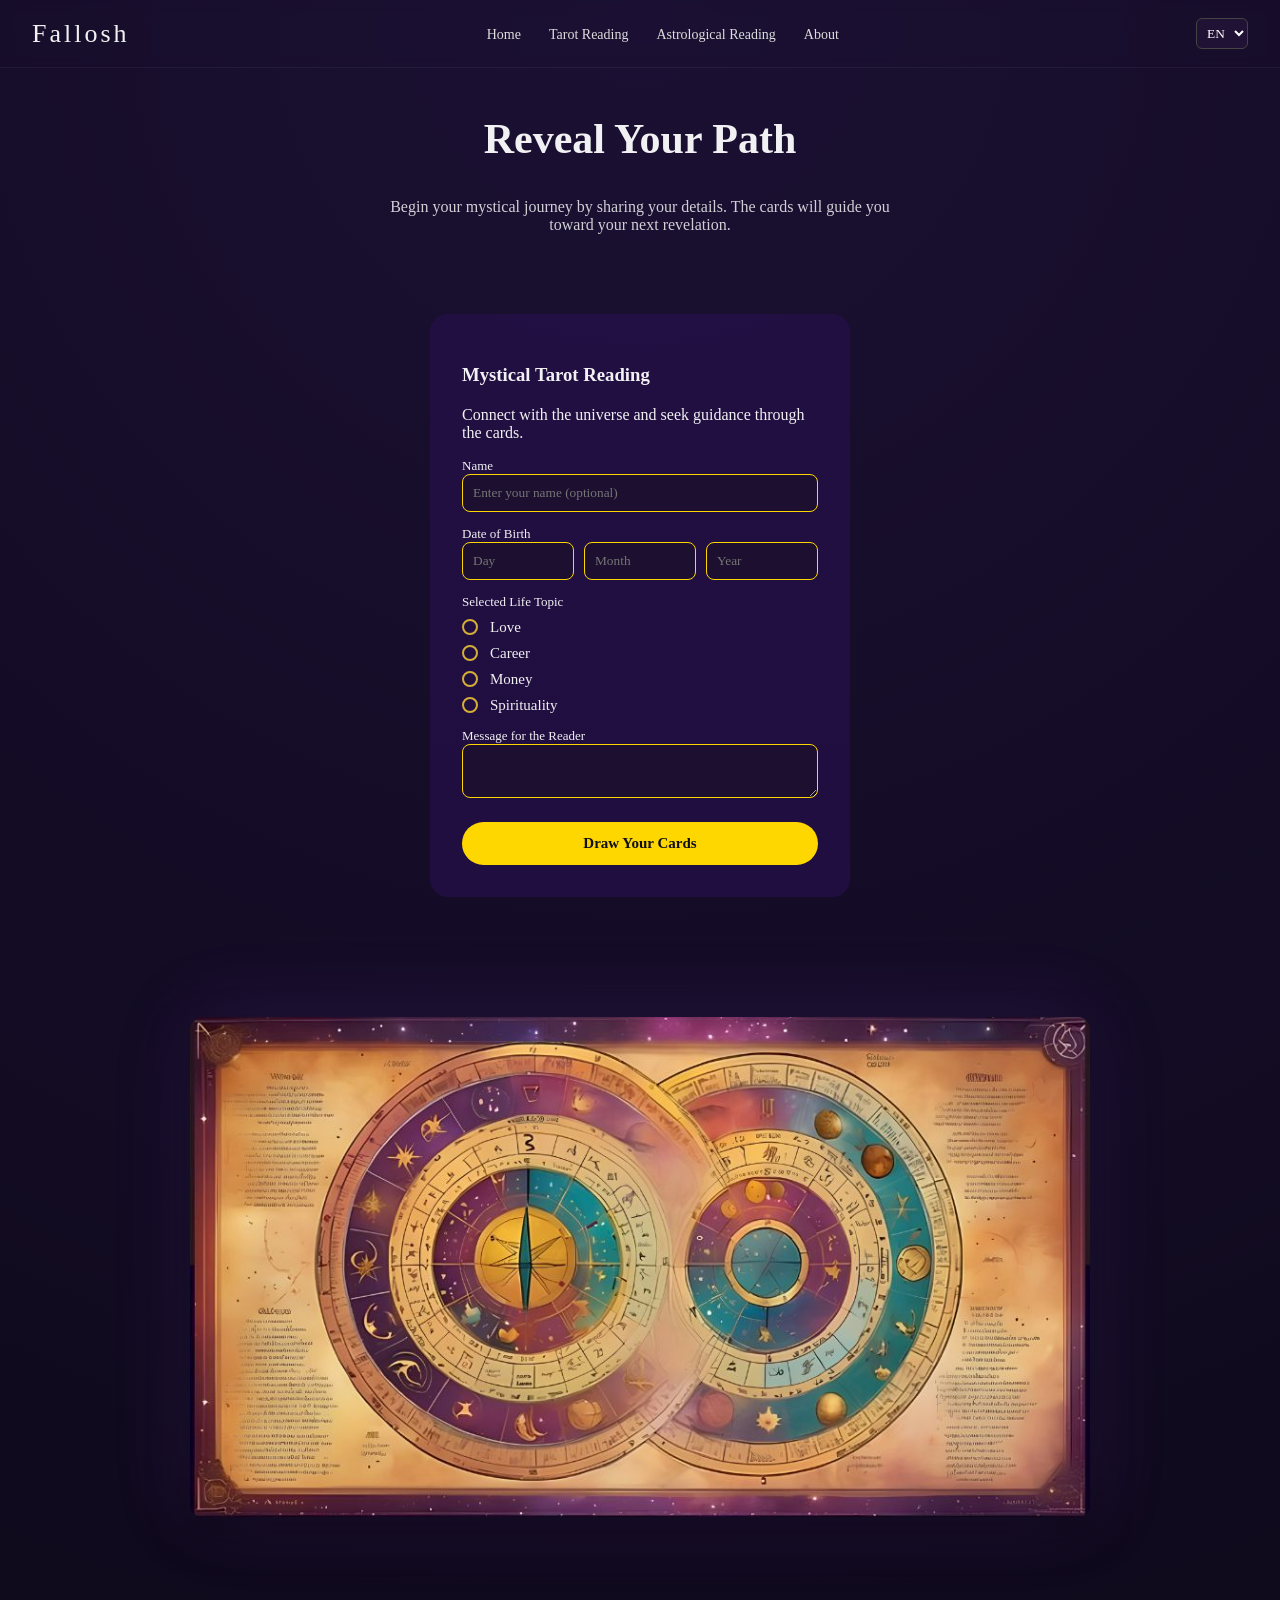
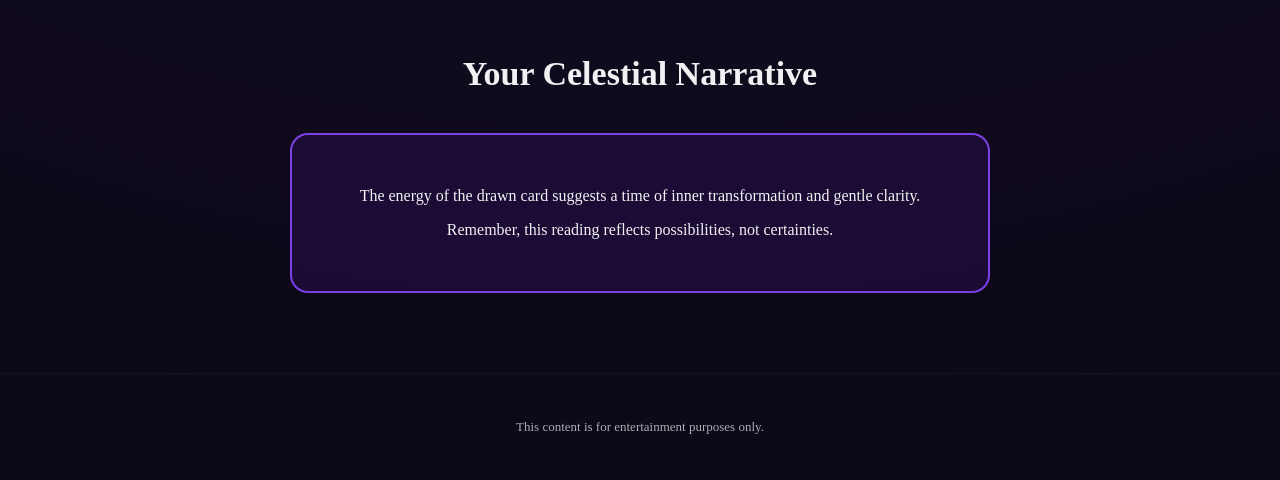
<file: astro-reading.html>
<!DOCTYPE html>
<html lang="en">
<head>
  <meta charset="UTF-8">
  <title>Fallosh – Astrological Reading</title>
  <meta name="viewport" content="width=device-width, initial-scale=1.0">
  <link rel="stylesheet" href="style.css">
</head>

<body class="page-astro">

<header class="navbar">
  <div class="brand">Fallosh</div>

  <nav>
    <a href="index.html" data-i18n="navHome">Home</a>
    <a href="tarot-reading.html" data-i18n="navTarot">Tarot Reading</a>
    <a href="astro-reading.html" data-i18n="navAstro">Astrological Reading</a>
    <a href="#about" data-i18n="navAbout">About</a>
  </nav>

  <select id="languageSelector">
    <option value="en">EN</option>
    <option value="tr">TR</option>
    <option value="de">DE</option>
    <option value="sr">SR</option>
    <option value="sk">SK</option>
  </select>
</header>

<!-- HERO -->
<section class="reading-hero">
  <h1 data-i18n="readingHeroTitle">Reveal Your Path</h1>
  <p data-i18n="readingHeroText">
    Begin your mystical journey by sharing your details.
    The cards will guide you toward your next revelation.
  </p>
</section>

<!-- FORM -->
<section class="reading-form">
  <div class="form-box">
    <h3 data-i18n="readingFormTitle">Mystical Tarot Reading</h3>
    <p data-i18n="readingFormSubtitle">
      Connect with the universe and seek guidance through the cards.
    </p>

    <label data-i18n="readingLabelName">Name</label>
    <input
      id="userName"
      type="text"
      data-i18n-placeholder="readingPhName"
      placeholder=""
    >

    <label data-i18n="readingLabelDob">Date of Birth</label>
    <div class="dob">
      <input id="birthDay" type="text" data-i18n-placeholder="readingPhDay" placeholder="">
      <input id="birthMonth" type="text" data-i18n-placeholder="readingPhMonth" placeholder="">
      <input id="birthYear" type="text" data-i18n-placeholder="readingPhYear" placeholder="">
    </div>


   <label data-i18n="readingLabelTopic">Selected Life Topic *</label>

        <div class="radio-group">
        <label class="custom-radio">
            <input type="radio" name="topic" value="love">
            <span class="radio-circle"></span>
            <span class="radio-text" data-i18n="readingTopicLove">Love</span>
        </label>

        <label class="custom-radio">
            <input type="radio" name="topic" value="career">
            <span class="radio-circle"></span>
            <span class="radio-text" data-i18n="readingTopicCareer">Career</span>
        </label>

        <label class="custom-radio">
            <input type="radio" name="topic" value="money">
            <span class="radio-circle"></span>
            <span class="radio-text" data-i18n="readingTopicMoney">Money</span>
        </label>

        <label class="custom-radio">
            <input type="radio" name="topic" value="spiritual">
            <span class="radio-circle"></span>
            <span class="radio-text" data-i18n="readingTopicSpiritual">Spirituality</span>
        </label>
        </div>



    <label data-i18n="readingLabelMessage">Message for the Reader</label>
    <textarea
      id="userMessage"
      data-i18n-placeholder="readingPhMessage"
      placeholder="">
    </textarea>
    <button
      id="astroSubmit"
      class="primary-btn full"
      data-i18n="readingBtnDraw"
    >
      Draw Your Cards
    </button>
  </div>
</section>

<!-- ASTROLOGY CHART IMAGE -->
<section class="astro-visual">
  <img
    src="images/astrology-wheel.jpg"
    alt="Astrological Chart"
  >
</section>



<!-- RESULT -->
<section class="result">
  <h2 data-i18n="readingResultTitle">Your Celestial Narrative</h2>
  <div class="result-box">
    <p id="astroResult" data-i18n="readingResultText">
      The energy of the drawn card suggests a time of inner transformation and gentle clarity.
    </p>
    <p data-i18n="readingResultNote">
      Remember, this reading reflects possibilities, not certainties.
    </p>
  </div>
</section>

<footer>
  <p data-i18n="footerText">
    This content is for entertainment purposes only.
  </p>
</footer>

<!-- ✅ TEK JS DOSYASI -->
<script src="main.js"></script>
<!-- CARD INFO MODAL -->
<div id="cardModal" class="modal hidden">
  <div class="modal-content">
    <button id="closeModal" class="modal-close">×</button>
    <h3 id="modalTitle"></h3>
    <p id="modalText"></p>
  </div>
</div>
</body>
</html>
</file>
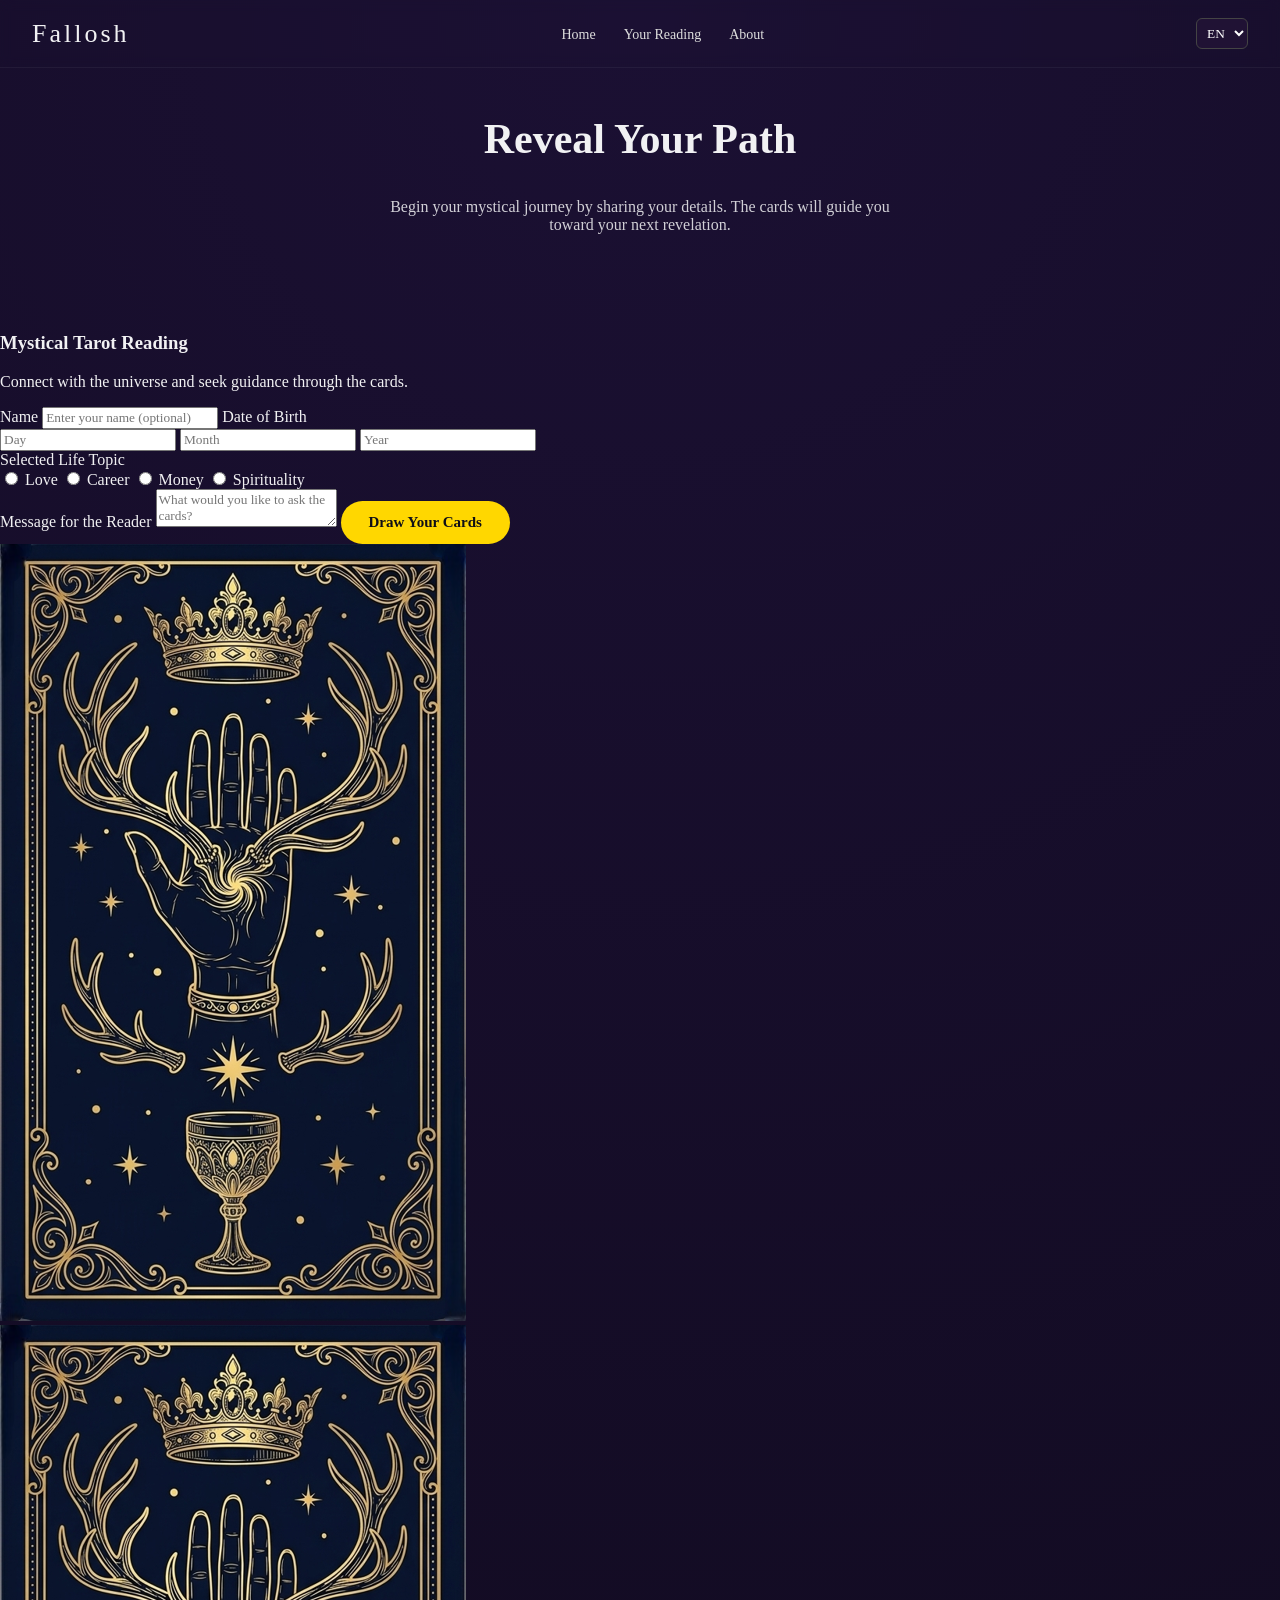
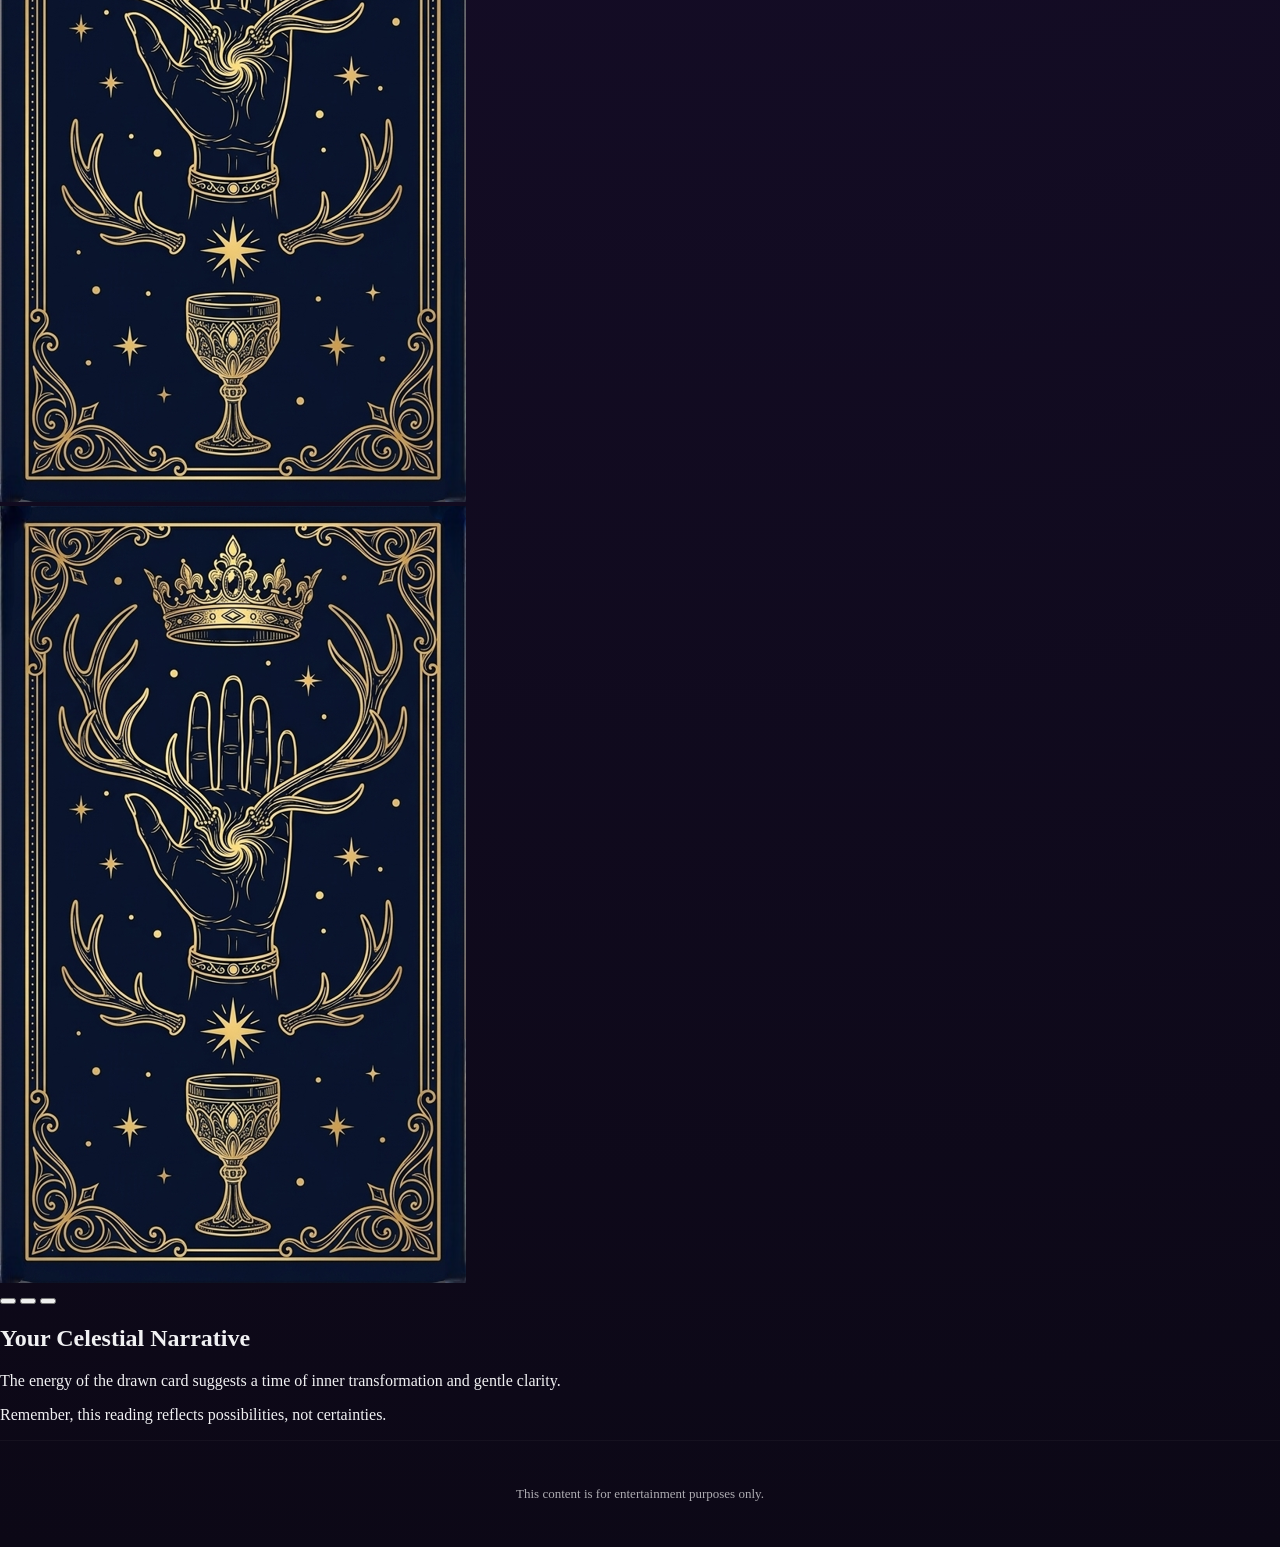
<file: reading.html>
<!DOCTYPE html>
<html lang="en">
<head>
  <meta charset="UTF-8">
  <title>Fallosh – Tarot Reading</title>
  <meta name="viewport" content="width=device-width, initial-scale=1.0">
  <link rel="stylesheet" href="style.css">
</head>

<body>

<header class="navbar">
  <div class="brand">Fallosh</div>

  <nav>
    <a href="index.html" data-i18n="navHome">Home</a>
    <a href="reading.html" class="active" data-i18n="navReading">Your Reading</a>
    <a href="#about" data-i18n="navAbout">About</a>
  </nav>

  <select id="languageSelector">
    <option value="en">EN</option>
    <option value="tr">TR</option>
    <option value="de">DE</option>
    <option value="sr">SR</option>
    <option value="sk">SK</option>
  </select>
</header>

<!-- HERO -->
<section class="reading-hero">
  <h1 data-i18n="readingHeroTitle">Reveal Your Path</h1>
  <p data-i18n="readingHeroText">
    Begin your mystical journey by sharing your details.
    The cards will guide you toward your next revelation.
  </p>
</section>

<!-- FORM -->
<section class="reading-form">
  <div class="form-box">
    <h3 data-i18n="readingFormTitle">Mystical Tarot Reading</h3>
    <p data-i18n="readingFormSubtitle">
      Connect with the universe and seek guidance through the cards.
    </p>

    <label data-i18n="readingLabelName">Name</label>
    <input type="text" data-i18n-placeholder="readingPhName" placeholder="">

    <label data-i18n="readingLabelDob">Date of Birth</label>
    <div class="dob">
      <input type="text" data-i18n-placeholder="readingPhDay" placeholder="">
      <input type="text" data-i18n-placeholder="readingPhMonth" placeholder="">
      <input type="text" data-i18n-placeholder="readingPhYear" placeholder="">
    </div>

   <label data-i18n="readingLabelTopic">Selected Life Topic *</label>

        <div class="radio-group">
        <label class="custom-radio">
            <input type="radio" name="topic" value="love">
            <span class="radio-circle"></span>
            <span class="radio-text" data-i18n="readingTopicLove">Love</span>
        </label>

        <label class="custom-radio">
            <input type="radio" name="topic" value="career">
            <span class="radio-circle"></span>
            <span class="radio-text" data-i18n="readingTopicCareer">Career</span>
        </label>

        <label class="custom-radio">
            <input type="radio" name="topic" value="money">
            <span class="radio-circle"></span>
            <span class="radio-text" data-i18n="readingTopicMoney">Money</span>
        </label>

        <label class="custom-radio">
            <input type="radio" name="topic" value="spiritual">
            <span class="radio-circle"></span>
            <span class="radio-text" data-i18n="readingTopicSpiritual">Spirituality</span>
        </label>
        </div>



    <label data-i18n="readingLabelMessage">Message for the Reader</label>
    <textarea data-i18n-placeholder="readingPhMessage" placeholder=""></textarea>

    <button class="primary-btn full" data-i18n="readingBtnDraw">
      Draw Your Cards
    </button>
  </div>
</section>

<!-- TAROT CARDS -->
<section class="cards tarot-spread">

  <div class="tarot-card" data-index="0">
    <div class="card-inner">
      <div class="card-back">
        <img src="images/back-cart.png" class="card-fallback" alt="Tarot card back">
      </div>
      <div class="card-front"></div>
    </div>
  </div>

  <div class="tarot-card" data-index="1">
    <div class="card-inner">
      <div class="card-back">
        <img src="images/back-cart.png" class="card-fallback" alt="Tarot card back">
      </div>
      <div class="card-front"></div>
    </div>
  </div>

  <div class="tarot-card" data-index="2">
    <div class="card-inner">
      <div class="card-back">
        <img src="images/back-cart.png" class="card-fallback" alt="Tarot card back">
      </div>
      <div class="card-front"></div>
    </div>
  </div>

</section>

<section class="card-names">
  <button class="card-name-btn hidden" data-index="0"></button>
  <button class="card-name-btn hidden" data-index="1"></button>
  <button class="card-name-btn hidden" data-index="2"></button>
</section>


<!-- RESULT -->
<section class="result">
  <h2 data-i18n="readingResultTitle">Your Celestial Narrative</h2>
  <div class="result-box">
    <p data-i18n="readingResultText">
      The energy of the drawn card suggests a time of inner transformation and gentle clarity.
    </p>
    <p data-i18n="readingResultNote">
      Remember, this reading reflects possibilities, not certainties.
    </p>
  </div>
</section>

<footer>
  <p data-i18n="footerText">
    This content is for entertainment purposes only.
  </p>
</footer>

<!-- ✅ TEK JS DOSYASI -->
<script src="main.js"></script>
<!-- CARD INFO MODAL -->
<div id="cardModal" class="modal hidden">
  <div class="modal-content">
    <button id="closeModal" class="modal-close">×</button>
    <h3 id="modalTitle"></h3>
    <p id="modalText"></p>
  </div>
</div>
</body>
</html>
</file>
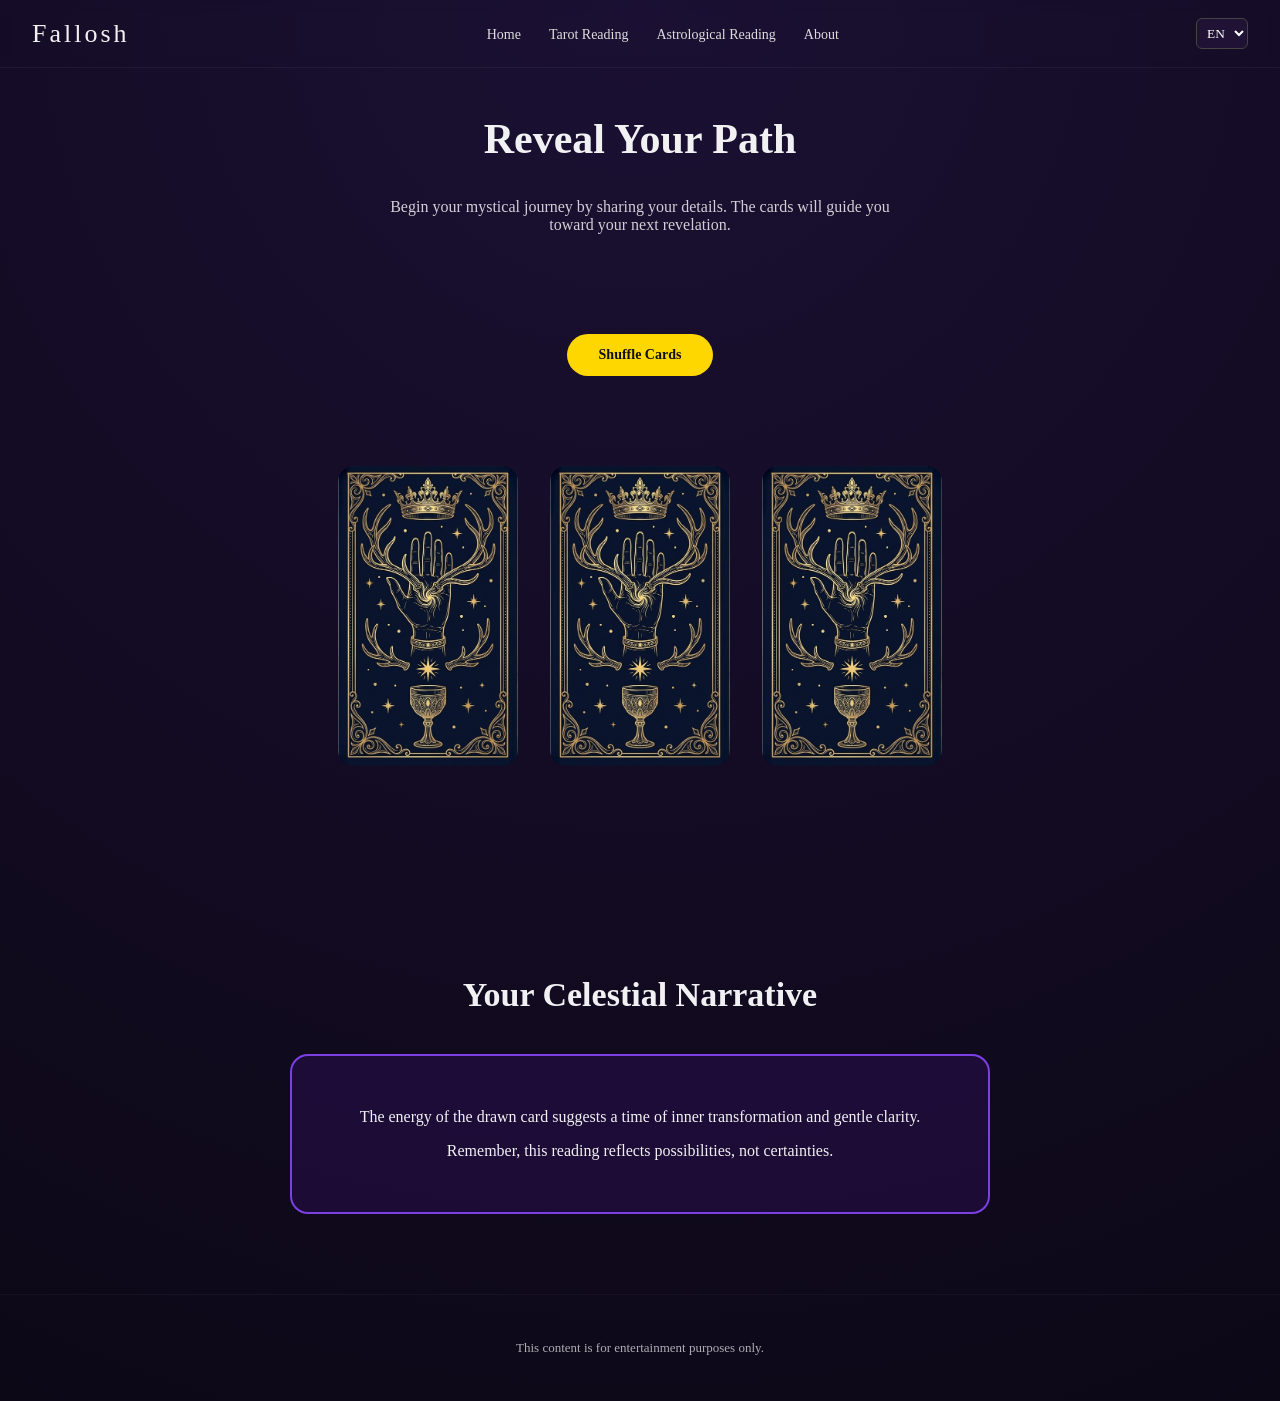
<file: tarot-reading.html>
<!DOCTYPE html>
<html lang="en">
<head>
  <meta charset="UTF-8">
  <title>Fallosh – Tarot Reading</title>
  <meta name="viewport" content="width=device-width, initial-scale=1.0">
  <link rel="stylesheet" href="style.css">
</head>

<body class="page-tarot">

<header class="navbar">
  <div class="brand">Fallosh</div>

  <nav>
    <a href="index.html" data-i18n="navHome">Home</a>
    <a href="tarot-reading.html" data-i18n="navTarot">Tarot Reading</a>
    <a href="astro-reading.html" data-i18n="navAstro">Astrological Reading</a>
    <a href="#about" data-i18n="navAbout">About</a>
  </nav>

  <select id="languageSelector">
    <option value="en">EN</option>
    <option value="tr">TR</option>
    <option value="de">DE</option>
    <option value="sr">SR</option>
    <option value="sk">SK</option>
  </select>
</header>

<!-- HERO -->
<section class="reading-hero">
  <h1 data-i18n="readingHeroTitle">Reveal Your Path</h1>
  <p data-i18n="readingHeroText">
    Begin your mystical journey by sharing your details.
    The cards will guide you toward your next revelation.
  </p>
</section>

<div class="draw-cta">
  <button
    id="drawBtn"
    type="button"
    class="primary-btn"
    data-i18n="tarotShuffleBtn"
  >
    Shuffle Cards
  </button>
</div>

<!-- TAROT CARDS -->
<section class="cards tarot-spread">

  <div class="tarot-card" data-index="0">
    <div class="card-smoke"></div> 
    <div class="card-inner">
      
      <div class="card-back">
        <img src="images/back-cart.png" class="card-fallback" alt="Tarot card back">
      </div>
      <div class="card-front"></div>
    </div>
  </div>

  <div class="tarot-card" data-index="1">
    <div class="card-smoke"></div> 
    <div class="card-inner">
      
      <div class="card-back">
        <img src="images/back-cart.png" class="card-fallback" alt="Tarot card back">
      </div>
      <div class="card-front"></div>
    </div>
  </div>

  <div class="tarot-card" data-index="2">
    <div class="card-smoke"></div> 
    <div class="card-inner">
      
      <div class="card-back">
        <img src="images/back-cart.png" class="card-fallback" alt="Tarot card back">
      </div>
      <div class="card-front"></div>
    </div>
  </div>

</section>

<section class="card-names">
  <button class="card-name-btn hidden" data-index="0"></button>
  <button class="card-name-btn hidden" data-index="1"></button>
  <button class="card-name-btn hidden" data-index="2"></button>
</section>


<!-- RESULT -->
<section class="result">
  <h2 data-i18n="readingResultTitle">Your Celestial Narrative</h2>
  <div class="result-box">
    <p data-i18n="readingResultText">
      The energy of the drawn card suggests a time of inner transformation and gentle clarity.
    </p>
    <p data-i18n="readingResultNote">
      Remember, this reading reflects possibilities, not certainties.
    </p>
  </div>
</section>

<footer>
  <p data-i18n="footerText">
    This content is for entertainment purposes only.
  </p>
</footer>

<!-- ✅ TEK JS DOSYASI -->
<script src="main.js"></script>
<!-- CARD INFO MODAL -->
<div id="cardModal" class="modal hidden">
  <div class="modal-content">
    <button id="closeModal" class="modal-close">×</button>
    <h3 id="modalTitle"></h3>
    <p id="modalText"></p>
  </div>
</div>
</body>
</html>
</file>
<file: style.css>
* {
  box-sizing: border-box;
  font-family: "Georgia", serif;
}

body {
  margin: 0;
  background: radial-gradient(circle at top, #1b1033, #0c0816);
  color: #f1f1f3;
}

/* NAVBAR */
.navbar {
  position: fixed;        /* 🔴 SABİTLER */
  top: 0;
  left: 0;
  width: 100%;

  z-index: 1000;          /* 🔴 HER ŞEYİN ÜSTÜNDE */
  
  display: flex;
  align-items: center;
  justify-content: space-between;

  padding: 18px 32px;
  border-bottom: 1px solid rgba(255,255,255,0.05);

  /*background: rgba(20, 10, 40, 0.85);  ✅ hafif şeffaf */
  backdrop-filter: blur(6px);         /* ✅ cam efekti */
}


.brand {
  font-size: 26px;
  letter-spacing: 3px;
}

nav a {
  margin: 0 12px;
  color: #ddd;
  text-decoration: none;
  font-size: 14px;
}

nav a:hover {
  color: #ffd700;
}

select {
  background: #201234;
  color: #fff;
  border: 1px solid #444;
  padding: 6px;
  border-radius: 6px;
}

/* HERO */
.page-home .hero {
  min-height: 85vh;
  display: flex;
  align-items: center;
  padding: 80px 10%;
  background: url("hero-space.png") no-repeat center/cover;
}

.page-home .hero-content {
  max-width: 520px;
  background: rgba(40,20,70,0.6);
  padding: 40px;
  border-radius: 18px;
}

.page-home .hero h1 {
  font-size: 46px;
  line-height: 1.1;
  margin-bottom: 20px;
}

.page-home .hero p {
  opacity: 0.9;
  margin-bottom: 28px;
}

/* BUTTON BASE – button + a SAME LOOK */
.primary-btn {
  display: inline-flex;              /* 🔴 EN ÖNEMLİ SATIR */
  align-items: center;
  justify-content: center;

  background: #ffd700;
  color: #0f0f17;

  padding: 14px 28px;
  border-radius: 999px;

  font-weight: 600;
  font-size: 15px;
  line-height: 1;                     /* 🔴 text dikey ortalama */

  text-decoration: none;              /* <a> underline temizlenir */
  border: none;
  cursor: pointer;

  transition: all 0.25s ease;
}

/* SMALL VARIANT */
.primary-btn.small {
  padding: 12px 26px;
  font-size: 14px;
}

/* HOVER */
.primary-btn:hover {
  background: #ffea61;
  transform: translateY(-1px);
}

/* EXPERIENCE */
.page-home .experience {
  padding: 100px 10%;
}

.page-home .experience-grid {
  display: grid;
  grid-template-columns: 1fr 1fr;
  gap: 60px;
  align-items: center;
}

.page-home .card-image {
  width: 100%;
  max-width: 360px;
  margin: auto;
}

.page-home .card-image img {
  width: 100%;
  height: auto;
  border-radius: 18px;
  box-shadow: 0 0 40px rgba(150, 90, 255, 0.4);
}

.page-home .experience-text h2 {
  font-size: 32px;
  margin-bottom: 16px;
}

.page-home .note {
  font-size: 13px;
  opacity: 0.7;
}

/* CARDS */
.page-tarot .cards {
  display: flex;
  justify-content: center;
  gap: 32px;
  padding: 60px 10%;
}


/* === TAROT CARD – TRUE FLIP SYSTEM === */

.page-tarot .tarot-card {
  width: 180px;
  height: 300px;
  perspective: 1000px; /* 3D derinlik */
  perspective-origin: right center;
  cursor: pointer;
}

/* Dönen katman */
.page-tarot .card-inner {
  width: 100%;
  height: 100%;
  position: relative;
  transform-style: preserve-3d;
  /* transition: transform 0.9s ease; */
   transition: transform 0.9s cubic-bezier(.4, .0, .2, 1); /* daha yönlü akış */
}

/* Kart açıldığında döner */
.page-tarot .tarot-card.open .card-inner {
  transform: rotateY(180deg);
}

/* Ortak yüz ayarı */
.page-tarot .card-front,
.page-tarot .card-back {
  position: absolute;
  inset: 0;
  border-radius: 16px;
  backface-visibility: hidden; /* 🔴 kritik */
  overflow: hidden;
}

/* Kart arkası */
.page-tarot .card-back img {
  width: 100%;
  height: 100%;
  object-fit: contain;
  display: block;
}

/* Kart ön yüzü */
.page-tarot .card-front {
  transform: rotateY(180deg);
  background-size: cover;
  background-position: center;
  background-repeat: no-repeat;
  box-shadow: 0 0 60px rgba(255, 215, 0, 0.8);
}


/* RESULT HOME*/
.page-home .result {
  padding: 80px 10%;
  text-align: center;
}

.page-home .result h2 {
  font-size: 34px;
  margin-bottom: 40px;
}

.page-home .result-box {
  max-width: 700px;
  margin: auto;
  padding: 36px;
  border-radius: 18px;
  border: 2px solid #7b3fe4;
  background: rgba(40,15,80,0.5);
}
/* RESULT TAROT*/
.page-tarot .result {
  padding: 80px 10%;
  text-align: center;
}

.page-tarot .result h2 {
  font-size: 34px;
  margin-bottom: 40px;
}

.page-tarot .result-box {
  max-width: 700px;
  margin: auto;
  padding: 36px;
  border-radius: 18px;
  border: 2px solid #7b3fe4;
  background: rgba(40,15,80,0.5);
}
/* RESULT ASTRO*/
.page-astro .result {
  padding: 80px 10%;
  text-align: center;
}

.page-astro .result h2 {
  font-size: 34px;
  margin-bottom: 40px;
}

.page-astro .result-box {
  max-width: 700px;
  margin: auto;
  padding: 36px;
  border-radius: 18px;
  border: 2px solid #7b3fe4;
  background: rgba(40,15,80,0.5);
}


/* FOOTER */
footer {
  padding: 32px;
  text-align: center;
  font-size: 13px;
  opacity: 0.7;
  border-top: 1px solid rgba(255,255,255,0.05);
}

/* READING HERO */
.reading-hero {
  text-align: center;
  padding: 80px 10%;
}

.reading-hero h1 {
  font-size: 42px;
}

.reading-hero p {
  max-width: 520px;
  margin: auto;
  opacity: 0.85;
}

/* FORM */
.page-astro .reading-form {
  display: flex;
  justify-content: center;
  padding-bottom: 80px;
}

.page-astro .form-box {
  background: rgba(40,15,80,0.6);
  padding: 32px;
  width: 420px;
  border-radius: 18px;
}

.page-astro .form-box h3 {
  margin-bottom: 20px;
}

.page-astro .form-box label {
  display: block;
  margin-top: 14px;
  font-size: 13px;
}

.page-astro .form-box input,
.page-astro .form-box textarea {
  width: 100%;
  padding: 10px;
  background: #1c0f30;
  border: 1px solid #ffd700;
  border-radius: 8px;
  color: #fff;
}

.page-astro .dob {
  display: flex;
  gap: 10px;
}

/* RADIO GROUP – genel blok */
.page-astro .radio-group {
  display: flex;
  flex-direction: column;
  gap: 8px;                 /* 🔽 Daha yakın: 14px → 8px */
  margin-top: 8px;
}

/* SATIR */
.page-astro .custom-radio {
  display: flex;
  align-items: center;      /* ✅ Yazıyla tam hizalama */
  gap: 8px;                /* 🔽 Daha yakın: 10px → 8px */
  cursor: pointer;
}

/* GERÇEK RADIO'YU GİZLE */
.page-astro .custom-radio input[type="radio"] {
  position: absolute;
  opacity: 0;
  pointer-events: none;
}

/* ÇİZİLEN DAİRE (ANA KISIM) */
.page-astro .radio-circle {
  width: 16px;                         /* 🔽 Bir tık daha zarif */
  height: 16px;
  border: 2px solid #d4af37;
  border-radius: 50%;                  /* ✅ TAM DAİRE */
  box-sizing: border-box;
  position: relative;
  flex-shrink: 0;                      /* 🔴 ÇIZGI SORUNUNU KÖKTEN ÇÖZER */
}

/* SEÇİLİNCE İÇ NOKTA */
.page-astro .custom-radio input[type="radio"]:checked + .radio-circle::after {
  content: "";
  width: 8px;
  height: 8px;
  background: #d4af37;
  border-radius: 50%;
  position: absolute;
  top: 50%;
  left: 50%;
  transform: translate(-50%, -50%);
}

/* YAZI */
.page-astro .radio-text {
  font-size: 15px;
  line-height: 1.2;
}

/* HOVER */
.page-astro .custom-radio:hover .radio-circle {
  box-shadow: 0 0 6px rgba(212, 175, 55, 0.6);
}

/* 🔥 FORM LABEL KURALINI RADIO İÇİN EZ */
.page-astro .form-box .custom-radio {
  display: flex !important;        /* ✅ block'u ezer */
  align-items: center;
  gap: 10px;                        /* ✅ radio – yazı arası TEMİZ */
  margin-top: 0 !important;         /* ✅ yukarıdan itilmeyi kaldır */
}

.page-astro .radio-text {
  margin-left: 2px;
}
/* ----------------------------------- */
.page-astro .primary-btn.full {
  width: 100%;
  margin-top: 20px;
}

/* RESULT */
.page-astro .result-box {
  border: 2px solid #7b3fe4;
  background: rgba(40,15,80,0.5);
}


/* Hover efekti */
.page-tarot .card-name-btn:hover {
  background: rgba(80, 30, 140, 0.8);
  box-shadow:
    0 0 14px rgba(255, 215, 0, 0.75),
    inset 0 0 10px rgba(255, 215, 0, 0.25);
  transform: translateY(-1px);
}

/* Active (basılı tutma hissi) */
.page-tarot .card-name-btn:active {
  transform: translateY(0);
  box-shadow:
    0 0 6px rgba(255, 215, 0, 0.5);
}

/* =========================================
   MODAL (Popup)
========================================= */

.modal {
  position: fixed;
  inset: 0;
  background: rgba(10, 5, 30, 0.85);
  display: flex;
  justify-content: center;
  align-items: center;
  z-index: 999;
}

.modal.hidden {
  display: none;
}

.modal-content {
  background: rgba(40, 15, 80, 0.95);
  border: 2px solid #d4af37;
  border-radius: 18px;
  padding: 30px;
  max-width: 420px;
  text-align: center;
  color: #f1f1f3;
  box-shadow: 0 0 40px rgba(255, 215, 0, 0.45);
}

.modal-content h3 {
  color: #ffd700;
  margin-bottom: 14px;
  letter-spacing: 1px;
}

.modal-content p {
  font-size: 15px;
  line-height: 1.5;
  opacity: 0.9;
}

.modal-close {
  position: absolute;
  top: 14px;
  right: 18px;
  background: none;
  border: none;
  color: #ffd700;
  font-size: 26px;
  cursor: pointer;
}

/* =========================================
   CARD NAME BUTTONS (Alt Bölüm)
========================================= */

.page-tarot .card-names {
  display: flex;
  justify-content: center;
  gap: 32px;
  margin-top: 20px;
}

.page-tarot .card-name-btn {
  min-width: 160px;
  padding: 10px 22px;
  border-radius: 999px;
  background: rgba(40, 15, 80, 0.75);
  border: 1.5px solid #d4af37;
  color: #ffd700;
  font-family: "Georgia", serif;
  font-size: 14px;
  letter-spacing: 0.6px;
  cursor: pointer;

  box-shadow:
    0 0 10px rgba(212, 175, 55, 0.35),
    inset 0 0 6px rgba(255, 215, 0, 0.15);

  transition: all 0.25s ease;
}

.page-tarot .card-name-btn:hover {
  background: rgba(80, 30, 140, 0.85);
  box-shadow: 0 0 16px rgba(255, 215, 0, 0.75);
  transform: translateY(-1px);
}

.page-tarot .card-name-btn.hidden {
  visibility: hidden; /* yerini korur ama görünmez */
}

/* ✅ TAROT BACK CARD - FALLBACK IMAGE */
.page-tarot .tarot-card img.card-fallback {
  width: 100%;
  height: 100%;
  object-fit: contain;   /* 🔴 ASIL ÇÖZÜM */
  box-shadow: none;
  margin: 0;
  padding: 0;
  background: none;
}

/* Draw Your Cards – üstte ama full olmayan CTA */
.page-tarot .draw-cta {
  display: flex;
  justify-content: center;
  margin: 20px 0 30px;
}

.page-tarot .draw-cta .primary-btn {
  padding: 14px 32px;
  font-size: 14px;
  width: auto;        /* ✅ full davranışı engellenir */
  max-width: none;
}

/* Tarot card shake animation */
@keyframes tarotShake {
  0%   { transform: translateX(0); }
  15%  { transform: translateX(-6px) rotate(-1deg); }
  30%  { transform: translateX(6px) rotate(1deg); }
  45%  { transform: translateX(-5px) rotate(-1deg); }
  60%  { transform: translateX(5px) rotate(1deg); }
  75%  { transform: translateX(-3px) rotate(0deg); }
  100% { transform: translateX(0); }
}

/* Shake state */
.page-tarot .tarot-card.shaking {
  animation: tarotShake 0.45s ease-in-out;
}

/* =========================
   TAROT SMOKE EFFECT (NON-BLOCKING)
========================= */

.page-tarot .tarot-card {
  position: relative;
}

/* Smoke overlay – DOES NOT block image */
.page-tarot .card-smoke {
  position: absolute;
  inset: -15%;
  background:
    radial-gradient(circle at 30% 40%, rgba(255,255,255,0.35), transparent 45%),
    radial-gradient(circle at 70% 60%, rgba(255,255,255,0.25), transparent 50%),
    radial-gradient(circle at 50% 50%, rgba(255,255,255,0.2), transparent 55%);

  opacity: 0;
  pointer-events: none;

  /* 🔑 CRITICAL PART */
  mix-blend-mode: screen;   /* ✅ üstte ama maskelemez */
  filter: blur(14px);

  z-index: 1;               /* ✅ card-inner'ın ALTINDA */
}

/* card-inner flip yapıyor, üstte kalmalı */
.page-tarot .card-inner {
  position: relative;
  z-index: 2;
}

@keyframes smokeFadeSafe {
  0% {
    opacity: 0;
    transform: scale(1);
  }
  40% {
    opacity: 1;
  }
  100% {
    opacity: 0;
    transform: scale(1.3);
  }
}
/* Smoke animation */
.page-tarot .tarot-card.smoke .card-smoke {
  animation: smokeFadeSafe 0.7s ease-out forwards;
}

/* =========================
   ASTROLOGY VISUAL SECTION
========================= */

.page-astro .astro-visual {
  display: flex;
  justify-content: center;
  align-items: center;
  padding: 40px 15px 30px;
}

.page-astro .astro-visual img {
  max-width: 100%;
  width: 900px;          /* büyük ama taşmıyor */
  height: auto;
  border-radius: 12px;

  /* Hafif mistik dokunuş */
  box-shadow:
    0 15px 40px rgba(0,0,0,0.35),
    0 0 80px rgba(160,90,255,0.15);
}
</file>
